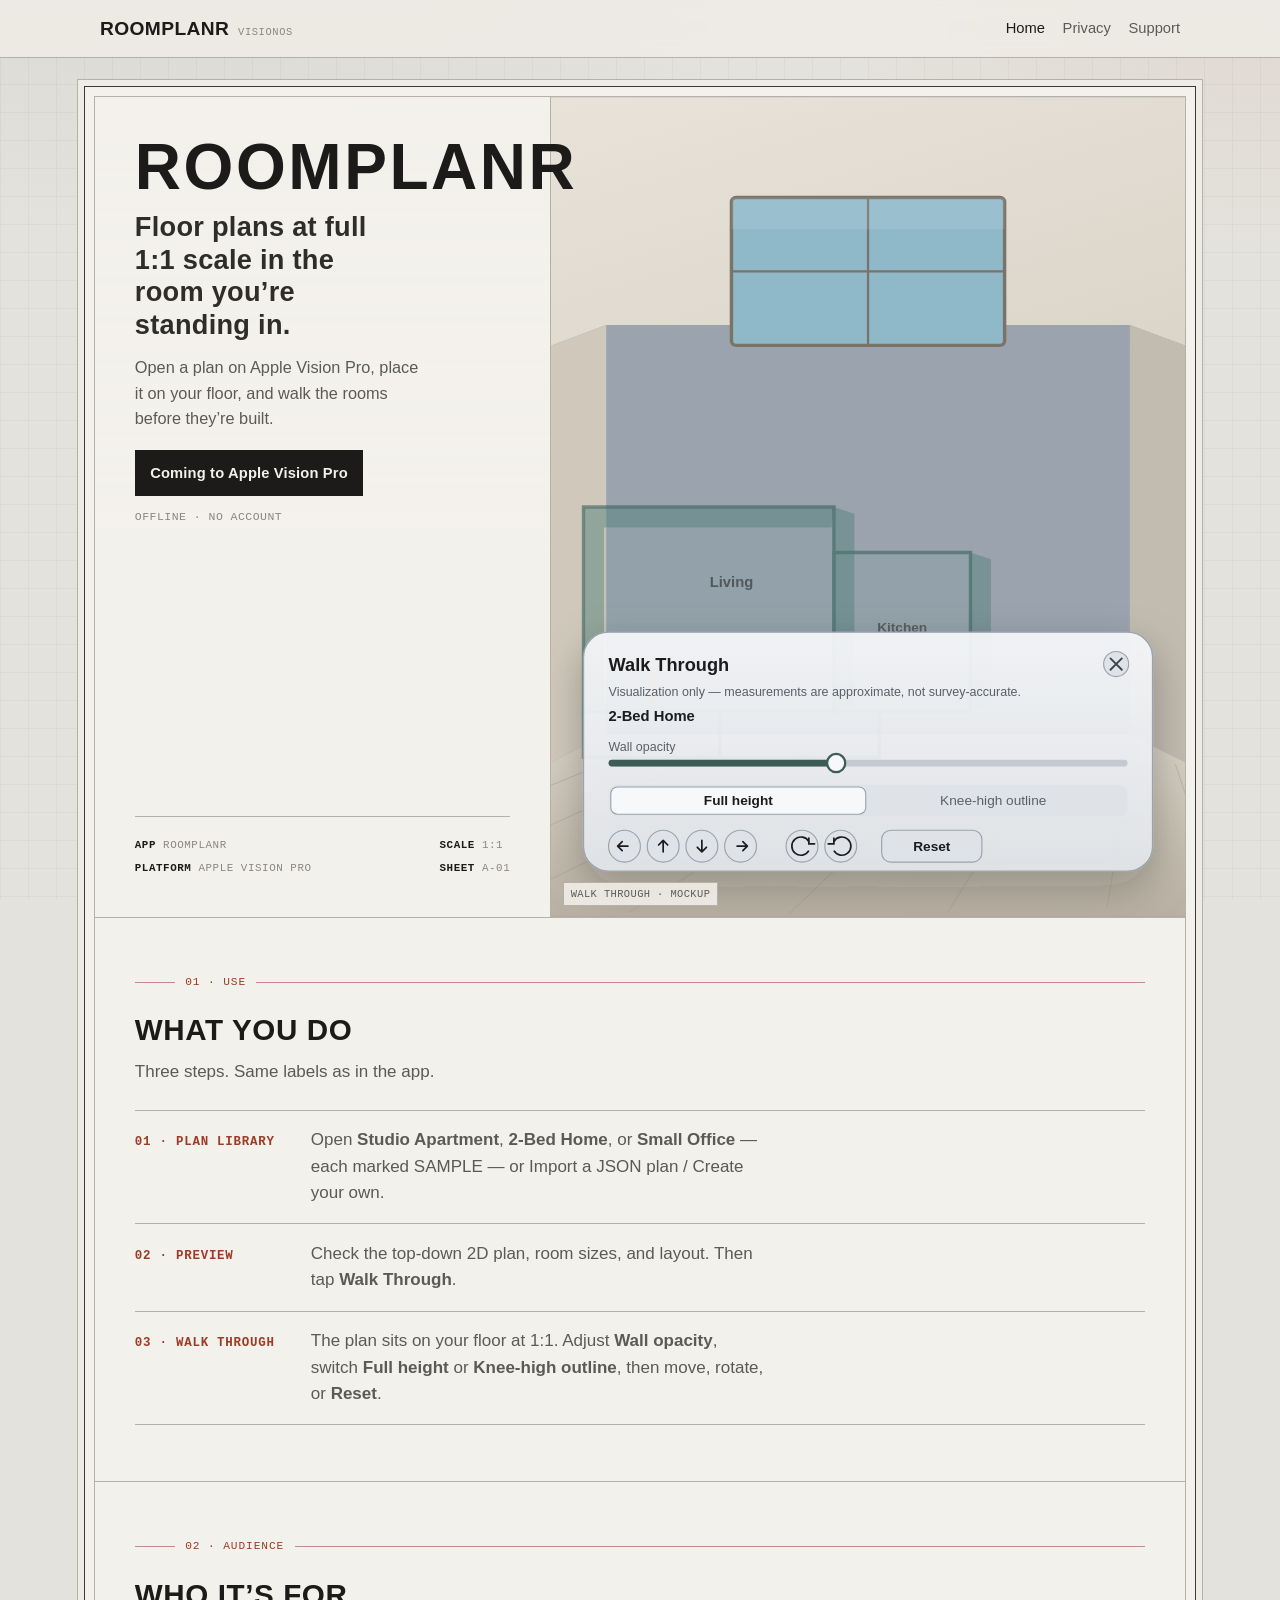
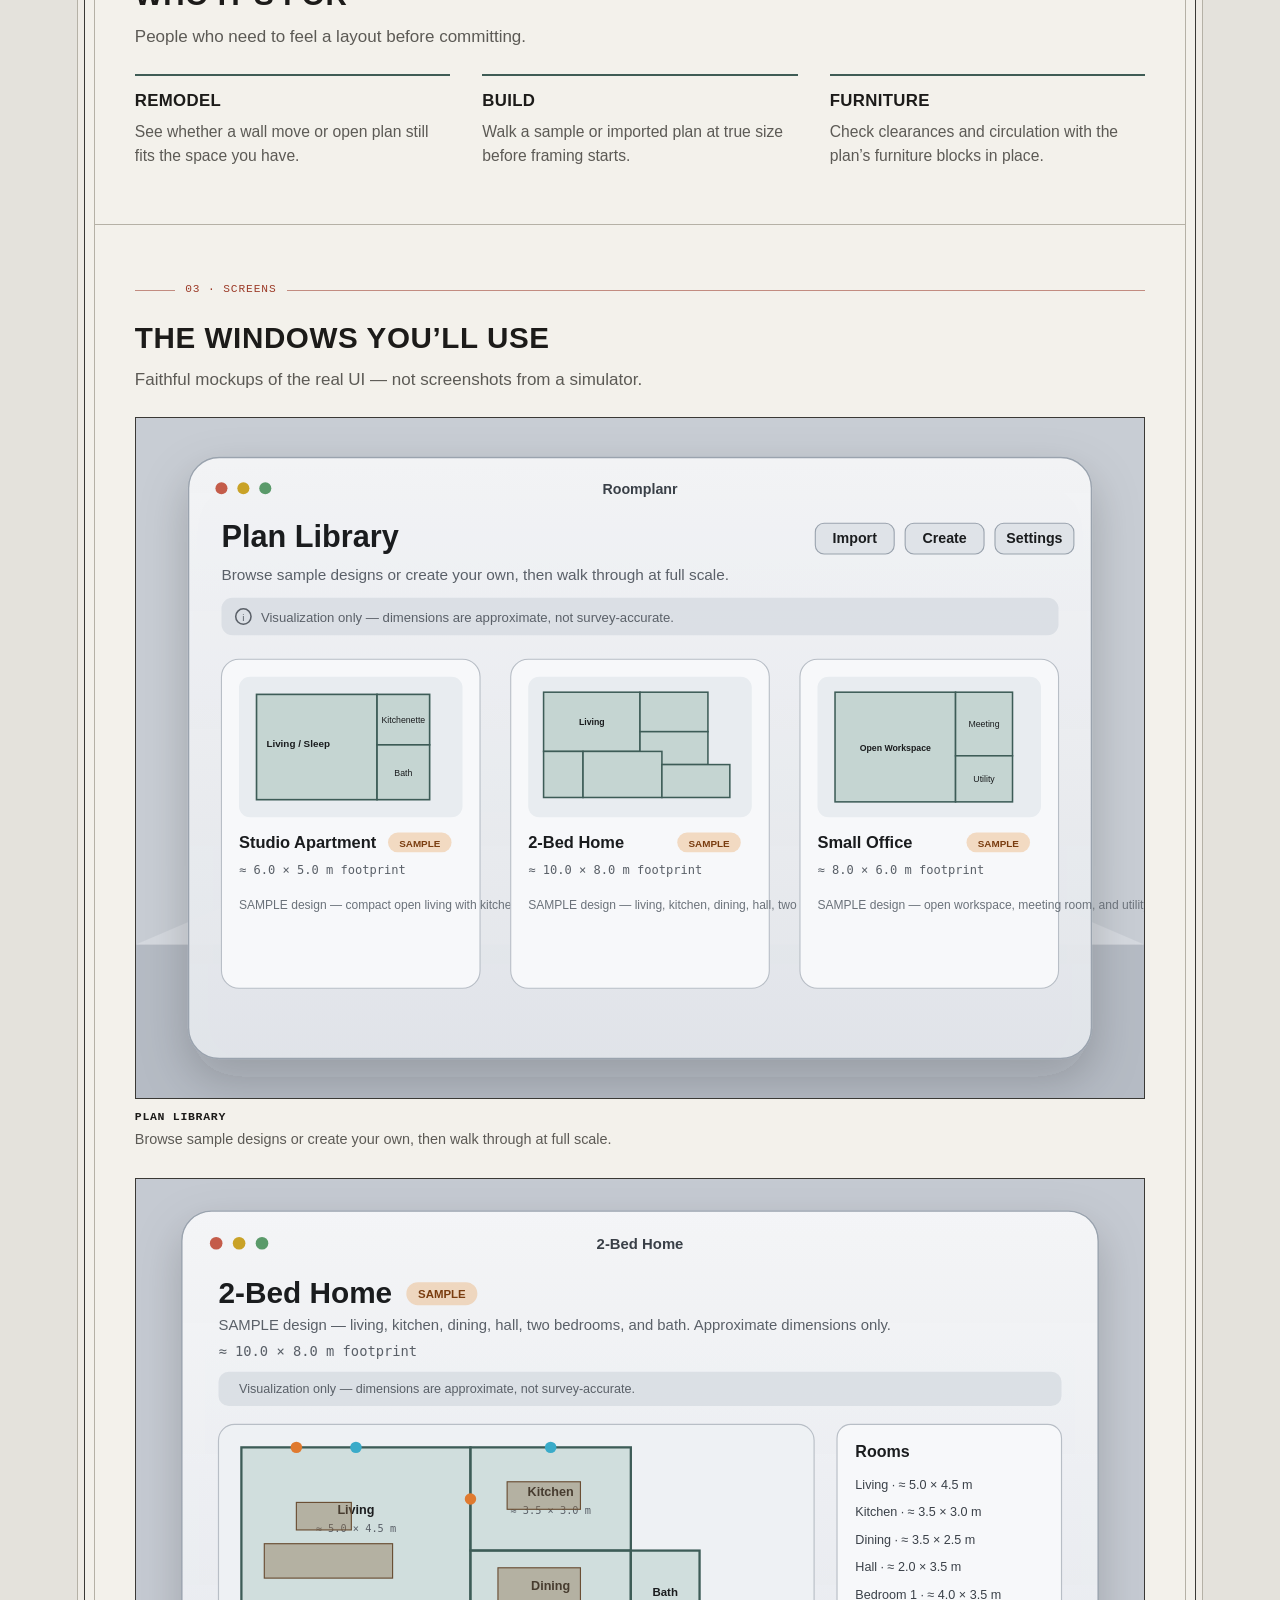
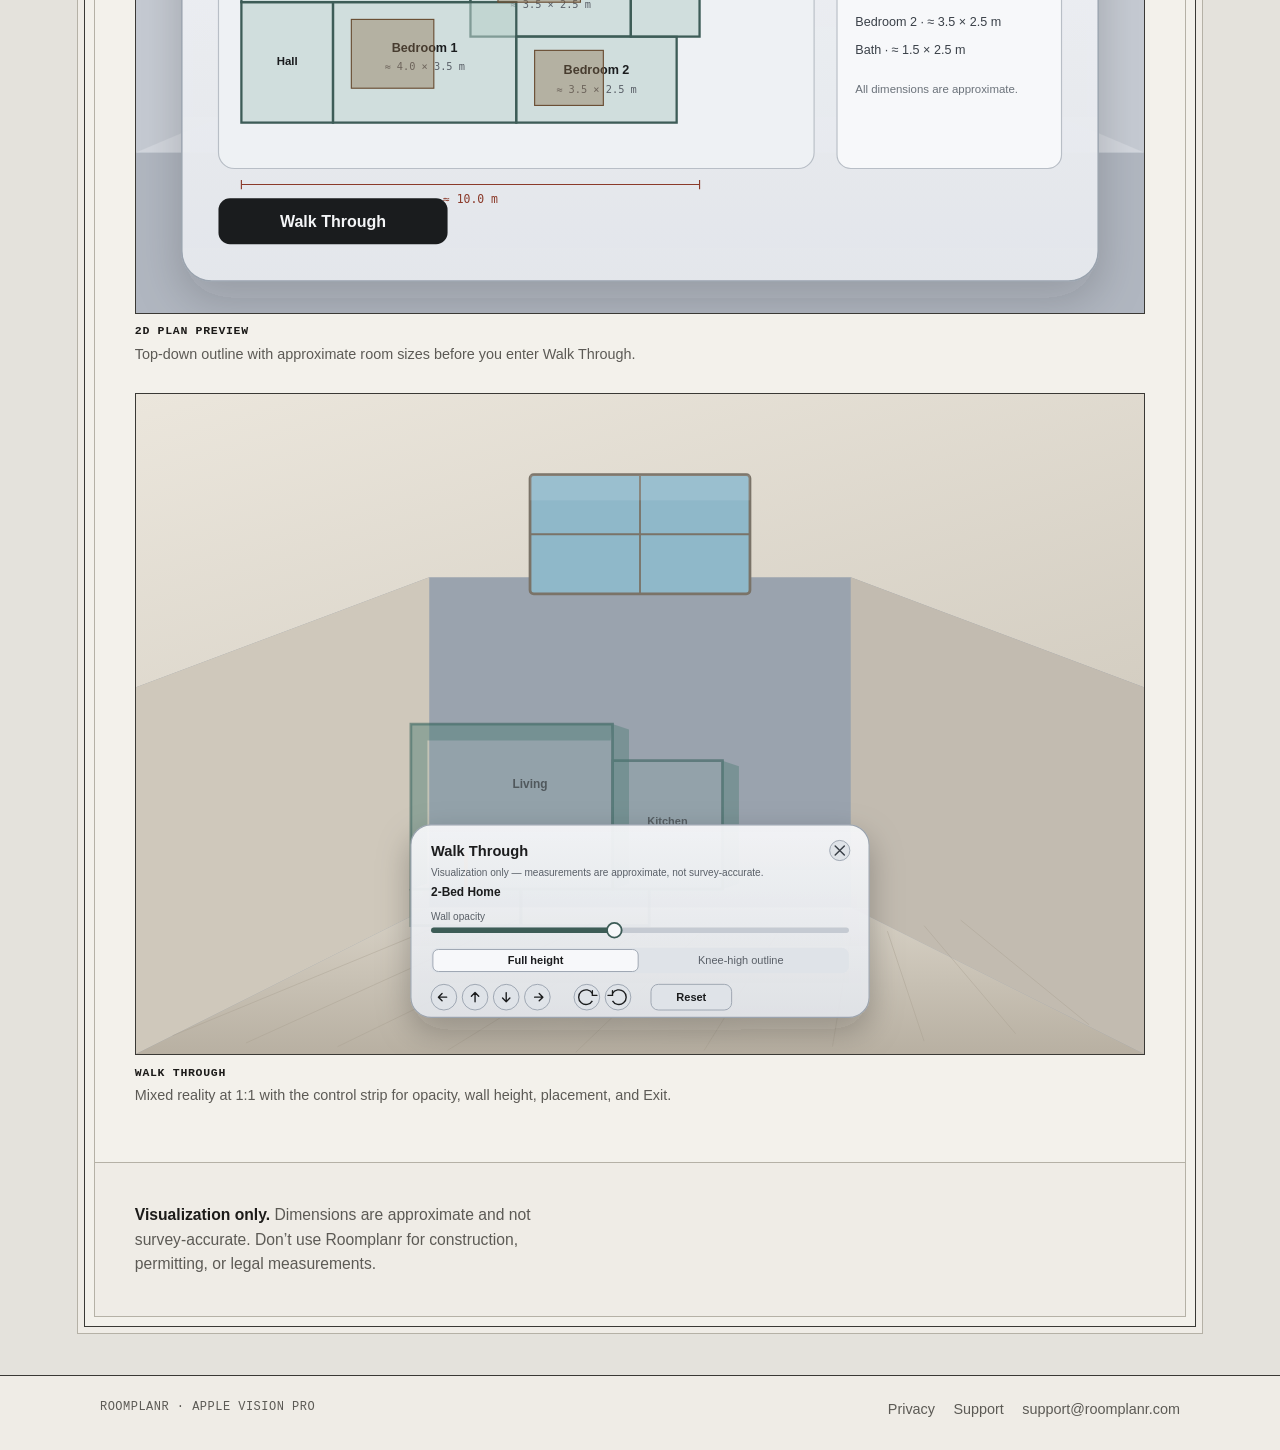
<file: index.html>
<!DOCTYPE html>
<html lang="en">
<head>
  <meta charset="utf-8">
  <meta name="viewport" content="width=device-width, initial-scale=1">
  <title>Roomplanr — Floor plans at full scale on Apple Vision Pro</title>
  <meta name="description" content="Roomplanr shows floor plans at true 1:1 scale in your real room on Apple Vision Pro. Pick a plan, place it on your floor, walk the rooms. Offline, no account.">
  <meta name="theme-color" content="#e4e2dc">
  <link rel="stylesheet" href="styles.css">
</head>
<body>
  <a class="skip" href="#main">Skip to content</a>

  <header class="site-header">
    <nav class="nav" aria-label="Primary">
      <a class="brand" href="./" aria-current="page">
        Roomplanr
        <span class="brand-meta">visionOS</span>
      </a>
      <ul class="nav-links">
        <li><a href="./" aria-current="page">Home</a></li>
        <li><a href="privacy.html">Privacy</a></li>
        <li><a href="support.html">Support</a></li>
      </ul>
    </nav>
  </header>

  <main id="main">
    <div class="sheet">
      <div class="sheet-inner">
        <section class="hero" aria-labelledby="brand-title">
          <div class="hero-copy">
            <p class="wordmark" id="brand-title">Roomplanr</p>
            <h1>Floor plans at full 1:1 scale in the room you’re standing in.</h1>
            <p class="lede">Open a plan on Apple Vision Pro, place it on your floor, and walk the rooms before they’re built.</p>
            <div class="hero-cta">
              <p class="coming">Coming to Apple Vision Pro</p>
              <p class="device-note">Offline · No account</p>
            </div>
            <div class="title-block" aria-hidden="true">
              <span><strong>App</strong> Roomplanr</span>
              <span><strong>Scale</strong> 1:1</span>
              <span><strong>Platform</strong> Apple Vision Pro</span>
              <span><strong>Sheet</strong> A-01</span>
            </div>
          </div>
          <figure class="hero-visual">
            <img
              src="images/walk-through.svg"
              width="1100"
              height="720"
              alt="Walk Through view: a floor plan placed at full scale in a real room, with controls for wall opacity, Full height or Knee-high outline, move, rotate, and Reset.">
            <figcaption>Walk Through · mockup</figcaption>
          </figure>
        </section>

        <section class="section" id="use" aria-labelledby="use-title">
          <div class="dim-rule">01 · Use</div>
          <div class="section-head">
            <h2 id="use-title">What you do</h2>
            <p>Three steps. Same labels as in the app.</p>
          </div>
          <ol class="flow-list">
            <li>
              <h3>01 · Plan Library</h3>
              <p>Open <strong>Studio Apartment</strong>, <strong>2-Bed Home</strong>, or <strong>Small Office</strong> — each marked SAMPLE — or Import a JSON plan / Create your own.</p>
            </li>
            <li>
              <h3>02 · Preview</h3>
              <p>Check the top-down 2D plan, room sizes, and layout. Then tap <strong>Walk Through</strong>.</p>
            </li>
            <li>
              <h3>03 · Walk Through</h3>
              <p>The plan sits on your floor at 1:1. Adjust <strong>Wall opacity</strong>, switch <strong>Full height</strong> or <strong>Knee-high outline</strong>, then move, rotate, or <strong>Reset</strong>.</p>
            </li>
          </ol>
        </section>

        <section class="section" id="for" aria-labelledby="for-title">
          <div class="dim-rule">02 · Audience</div>
          <div class="section-head">
            <h2 id="for-title">Who it’s for</h2>
            <p>People who need to feel a layout before committing.</p>
          </div>
          <div class="audience">
            <p><strong>Remodel</strong> See whether a wall move or open plan still fits the space you have.</p>
            <p><strong>Build</strong> Walk a sample or imported plan at true size before framing starts.</p>
            <p><strong>Furniture</strong> Check clearances and circulation with the plan’s furniture blocks in place.</p>
          </div>
        </section>

        <section class="section" id="screens" aria-labelledby="screens-title">
          <div class="dim-rule">03 · Screens</div>
          <div class="section-head">
            <h2 id="screens-title">The windows you’ll use</h2>
            <p>Faithful mockups of the real UI — not screenshots from a simulator.</p>
          </div>
          <div class="screens">
            <figure class="screen">
              <img
                src="images/plan-library.svg"
                width="920"
                height="620"
                alt="Plan Library window listing Studio Apartment, 2-Bed Home, and Small Office sample plans, with Import, Create, and Settings.">
              <figcaption>
                <strong>Plan Library</strong>
                Browse sample designs or create your own, then walk through at full scale.
              </figcaption>
            </figure>
            <figure class="screen">
              <img
                src="images/plan-preview.svg"
                width="880"
                height="640"
                alt="2D preview of the 2-Bed Home sample with labeled rooms Living, Kitchen, Dining, Hall, Bedroom 1, Bedroom 2, and Bath, plus a Walk Through button.">
              <figcaption>
                <strong>2D plan preview</strong>
                Top-down outline with approximate room sizes before you enter Walk Through.
              </figcaption>
            </figure>
            <figure class="screen">
              <img
                src="images/walk-through.svg"
                width="1100"
                height="720"
                alt="Walk Through control strip floating in a room: Wall opacity slider, Full height and Knee-high outline, move arrows, rotate, and Reset.">
              <figcaption>
                <strong>Walk Through</strong>
                Mixed reality at 1:1 with the control strip for opacity, wall height, placement, and Exit.
              </figcaption>
            </figure>
          </div>
        </section>

        <aside class="note" aria-labelledby="note-title">
          <p id="note-title">
            <strong>Visualization only.</strong>
            Dimensions are approximate and not survey-accurate. Don’t use Roomplanr for construction, permitting, or legal measurements.
          </p>
        </aside>
      </div>
    </div>
  </main>

  <footer class="site-footer">
    <div class="wrap footer-inner">
      <p>Roomplanr · Apple Vision Pro</p>
      <div class="footer-links">
        <a href="privacy.html">Privacy</a>
        <a href="support.html">Support</a>
        <a href="mailto:support@roomplanr.com">support@roomplanr.com</a>
      </div>
    </div>
  </footer>
</body>
</html>
</file>
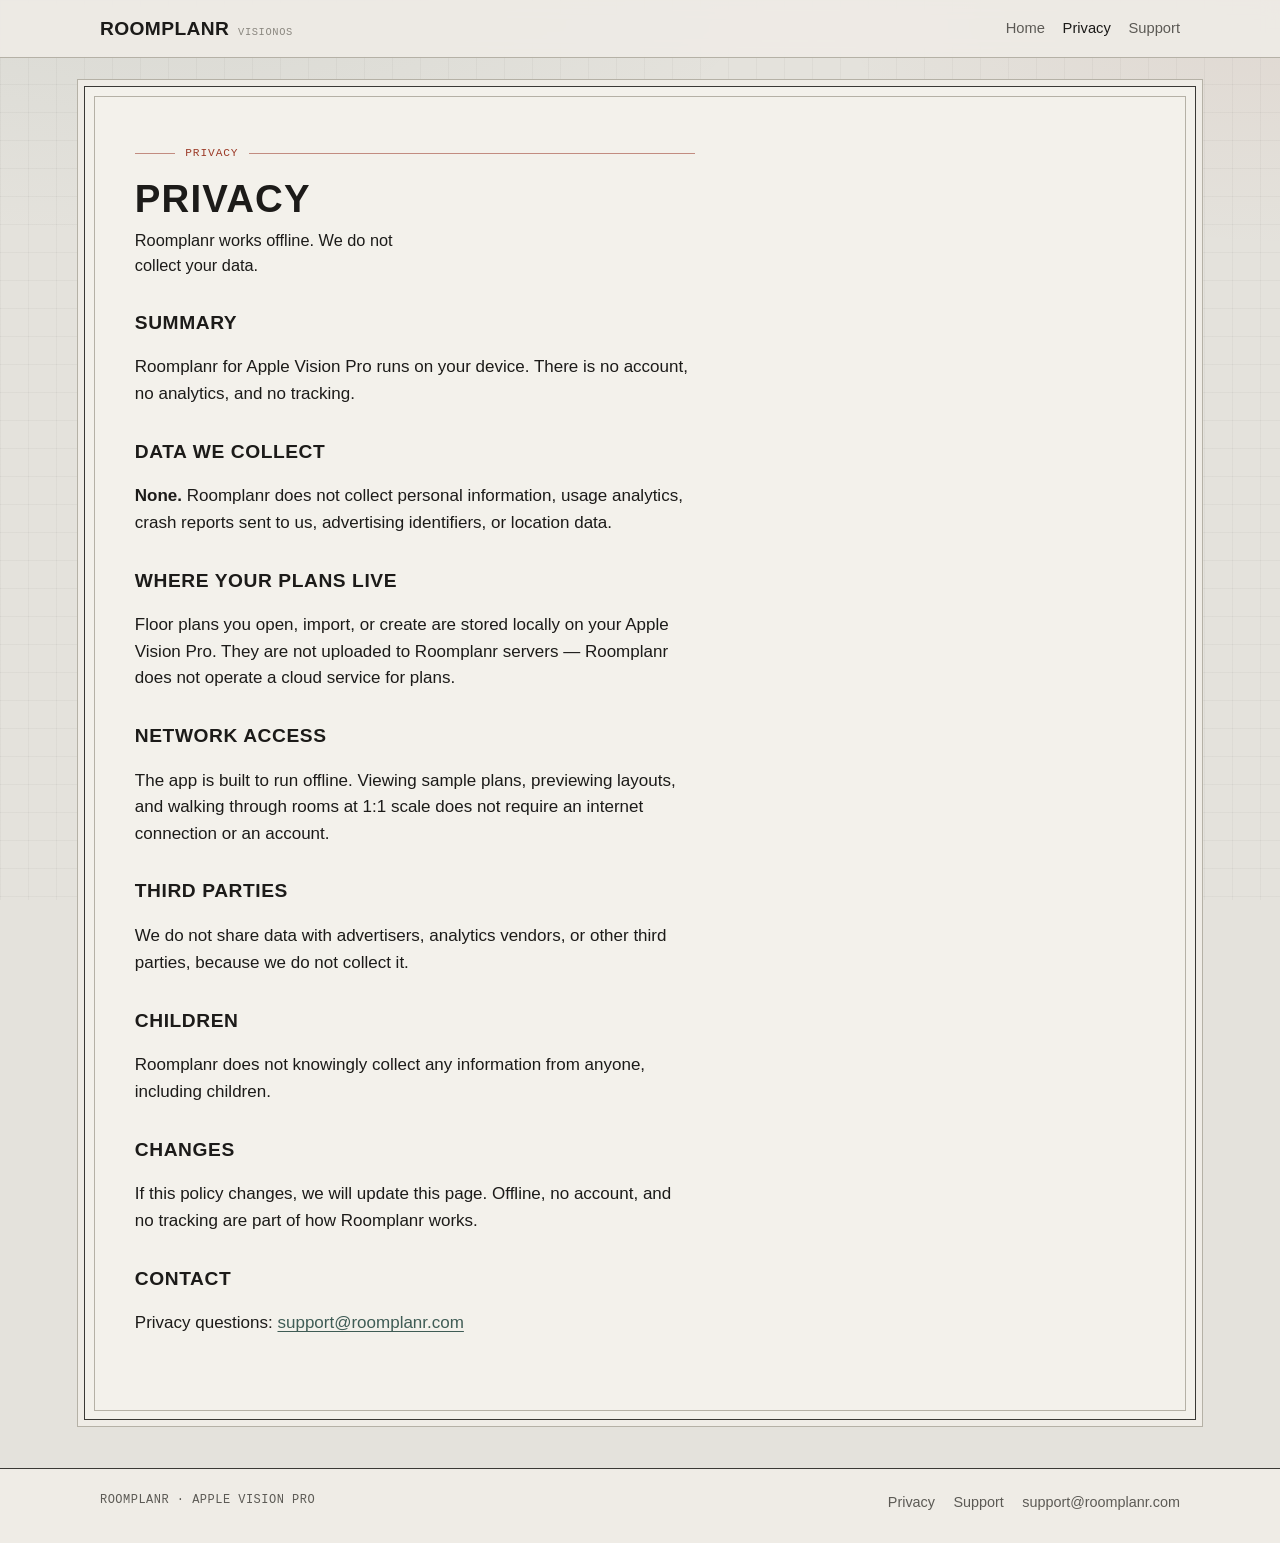
<file: privacy.html>
<!DOCTYPE html>
<html lang="en">
<head>
  <meta charset="utf-8">
  <meta name="viewport" content="width=device-width, initial-scale=1">
  <title>Privacy — Roomplanr</title>
  <meta name="description" content="Roomplanr privacy: works offline, no account, no data collected. Plans stay on your Apple Vision Pro.">
  <meta name="theme-color" content="#e4e2dc">
  <link rel="stylesheet" href="styles.css">
</head>
<body>
  <a class="skip" href="#main">Skip to content</a>

  <header class="site-header">
    <nav class="nav" aria-label="Primary">
      <a class="brand" href="./">
        Roomplanr
        <span class="brand-meta">visionOS</span>
      </a>
      <ul class="nav-links">
        <li><a href="./">Home</a></li>
        <li><a href="privacy.html" aria-current="page">Privacy</a></li>
        <li><a href="support.html">Support</a></li>
      </ul>
    </nav>
  </header>

  <main id="main">
    <div class="sheet">
      <div class="sheet-inner">
        <article class="page page-narrow">
          <div class="dim-rule">Privacy</div>
          <h1>Privacy</h1>
          <p class="lede">Roomplanr works offline. We do not collect your data.</p>

          <h2>Summary</h2>
          <p>
            Roomplanr for Apple Vision Pro runs on your device.
            There is no account, no analytics, and no tracking.
          </p>

          <h2>Data we collect</h2>
          <p>
            <strong>None.</strong> Roomplanr does not collect personal information,
            usage analytics, crash reports sent to us, advertising identifiers, or location data.
          </p>

          <h2>Where your plans live</h2>
          <p>
            Floor plans you open, import, or create are stored locally on your Apple Vision Pro.
            They are not uploaded to Roomplanr servers — Roomplanr does not operate a cloud service for plans.
          </p>

          <h2>Network access</h2>
          <p>
            The app is built to run offline. Viewing sample plans, previewing layouts,
            and walking through rooms at 1:1 scale does not require an internet connection or an account.
          </p>

          <h2>Third parties</h2>
          <p>
            We do not share data with advertisers, analytics vendors, or other third parties,
            because we do not collect it.
          </p>

          <h2>Children</h2>
          <p>
            Roomplanr does not knowingly collect any information from anyone, including children.
          </p>

          <h2>Changes</h2>
          <p>
            If this policy changes, we will update this page. Offline, no account, and no tracking
            are part of how Roomplanr works.
          </p>

          <h2>Contact</h2>
          <p>
            Privacy questions:
            <a href="mailto:support@roomplanr.com">support@roomplanr.com</a>
          </p>
        </article>
      </div>
    </div>
  </main>

  <footer class="site-footer">
    <div class="wrap footer-inner">
      <p>Roomplanr · Apple Vision Pro</p>
      <div class="footer-links">
        <a href="privacy.html">Privacy</a>
        <a href="support.html">Support</a>
        <a href="mailto:support@roomplanr.com">support@roomplanr.com</a>
      </div>
    </div>
  </footer>
</body>
</html>
</file>
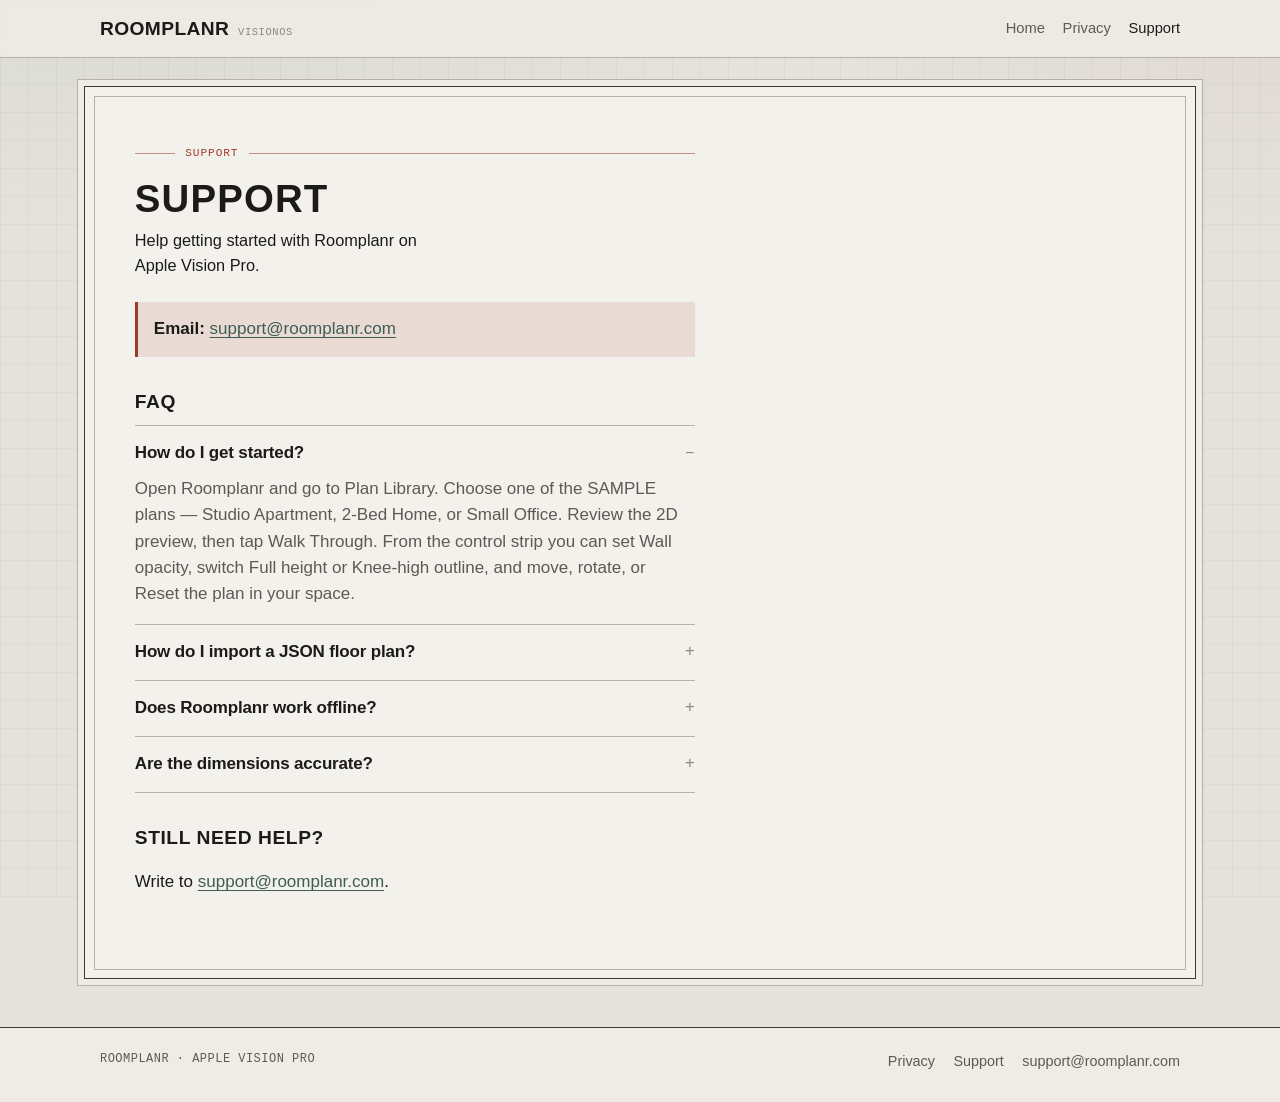
<file: support.html>
<!DOCTYPE html>
<html lang="en">
<head>
  <meta charset="utf-8">
  <meta name="viewport" content="width=device-width, initial-scale=1">
  <title>Support — Roomplanr</title>
  <meta name="description" content="Help with Roomplanr for Apple Vision Pro. Email support@roomplanr.com or read the FAQ.">
  <meta name="theme-color" content="#e4e2dc">
  <link rel="stylesheet" href="styles.css">
</head>
<body>
  <a class="skip" href="#main">Skip to content</a>

  <header class="site-header">
    <nav class="nav" aria-label="Primary">
      <a class="brand" href="./">
        Roomplanr
        <span class="brand-meta">visionOS</span>
      </a>
      <ul class="nav-links">
        <li><a href="./">Home</a></li>
        <li><a href="privacy.html">Privacy</a></li>
        <li><a href="support.html" aria-current="page">Support</a></li>
      </ul>
    </nav>
  </header>

  <main id="main">
    <div class="sheet">
      <div class="sheet-inner">
        <article class="page page-narrow">
          <div class="dim-rule">Support</div>
          <h1>Support</h1>
          <p class="lede">Help getting started with Roomplanr on Apple Vision Pro.</p>

          <div class="contact-line">
            <strong>Email:</strong>
            <a href="mailto:support@roomplanr.com">support@roomplanr.com</a>
          </div>

          <h2>FAQ</h2>
          <div class="faq">
            <details open>
              <summary>How do I get started?</summary>
              <p>
                Open Roomplanr and go to Plan Library. Choose one of the SAMPLE plans —
                Studio Apartment, 2-Bed Home, or Small Office. Review the 2D preview, then tap
                Walk Through. From the control strip you can set Wall opacity, switch Full height
                or Knee-high outline, and move, rotate, or Reset the plan in your space.
              </p>
            </details>

            <details>
              <summary>How do I import a JSON floor plan?</summary>
              <p>
                In Plan Library, tap Import and select a JSON floor plan from your device.
                Review the 2D preview, then open Walk Through. You can also tap Create to sketch
                a simple plan with rooms side-by-side (dimensions in meters).
              </p>
            </details>

            <details>
              <summary>Does Roomplanr work offline?</summary>
              <p>
                Yes. Roomplanr works offline with no account and no tracking. Plans stay on your
                device. See the <a href="privacy.html">privacy policy</a>.
              </p>
            </details>

            <details>
              <summary>Are the dimensions accurate?</summary>
              <p>
                No — not for surveying or construction. Roomplanr is for visualization only.
                Dimensions are approximate and not survey-accurate. Do not rely on it for building,
                legal boundaries, permitting, or precise measurement.
              </p>
            </details>
          </div>

          <h2>Still need help?</h2>
          <p>
            Write to
            <a href="mailto:support@roomplanr.com">support@roomplanr.com</a>.
          </p>
        </article>
      </div>
    </div>
  </main>

  <footer class="site-footer">
    <div class="wrap footer-inner">
      <p>Roomplanr · Apple Vision Pro</p>
      <div class="footer-links">
        <a href="privacy.html">Privacy</a>
        <a href="support.html">Support</a>
        <a href="mailto:support@roomplanr.com">support@roomplanr.com</a>
      </div>
    </div>
  </footer>
</body>
</html>
</file>
<file: styles.css>
/* Roomplanr — drafting-sheet marketing site. System fonts only. */

:root {
  --paper: #e4e2dc;
  --paper-bright: #efece6;
  --sheet: #f3f1eb;
  --ink: #1c1b19;
  --muted: #5c5a55;
  --faint: #8a877f;
  --line: #b5b1a6;
  --line-strong: #3a3935;
  --graphite: #2e2d2a;
  --mark: #9c3b28;
  --mark-soft: rgba(156, 59, 40, 0.12);
  --sage: #3f5c55;
  --sage-soft: rgba(63, 92, 85, 0.14);
  --max: 1080px;
  --pad: clamp(1.1rem, 3.5vw, 2.25rem);
  --display: "Avenir Next Condensed", "Avenir Next", Futura, "Century Gothic", "Segoe UI", sans-serif;
  --body: "Avenir Next", "Segoe UI", "Helvetica Neue", Helvetica, Arial, sans-serif;
  --mono: "SF Mono", Menlo, Consolas, "Liberation Mono", monospace;
  --theme-color: #e4e2dc;
}

*,
*::before,
*::after {
  box-sizing: border-box;
}

html {
  scroll-behavior: smooth;
}

@media (prefers-reduced-motion: reduce) {
  html {
    scroll-behavior: auto;
  }

  *,
  *::before,
  *::after {
    animation: none !important;
    transition: none !important;
  }
}

body {
  margin: 0;
  color: var(--ink);
  font: 17px/1.55 var(--body);
  background-color: var(--paper);
  background-image:
    linear-gradient(90deg, rgba(28, 27, 25, 0.035) 1px, transparent 1px),
    linear-gradient(rgba(28, 27, 25, 0.035) 1px, transparent 1px),
    radial-gradient(1200px 600px at 12% -10%, rgba(63, 92, 85, 0.08), transparent 55%),
    radial-gradient(900px 500px at 100% 0%, rgba(156, 59, 40, 0.06), transparent 50%);
  background-size: 28px 28px, 28px 28px, auto, auto;
  background-attachment: fixed;
  -webkit-font-smoothing: antialiased;
  text-rendering: optimizeLegibility;
  min-height: 100vh;
}

img,
svg {
  max-width: 100%;
  height: auto;
  vertical-align: middle;
}

a {
  color: var(--sage);
  text-underline-offset: 0.16em;
}

a:hover {
  color: var(--mark);
}

a:focus-visible {
  outline: 2px solid var(--mark);
  outline-offset: 3px;
}

.skip {
  position: absolute;
  left: -9999px;
  top: 0;
}

.skip:focus {
  left: var(--pad);
  top: 0.75rem;
  z-index: 100;
  background: var(--ink);
  color: var(--sheet);
  padding: 0.5rem 0.75rem;
  text-decoration: none;
}

.wrap {
  width: min(100% - 2 * var(--pad), var(--max));
  margin-inline: auto;
}

/* Header — title-block strip */

.site-header {
  position: sticky;
  top: 0;
  z-index: 20;
  background: color-mix(in srgb, var(--paper-bright) 90%, transparent);
  border-bottom: 1px solid var(--line);
  backdrop-filter: blur(8px);
  -webkit-backdrop-filter: blur(8px);
}

.nav {
  display: flex;
  align-items: center;
  justify-content: space-between;
  gap: 1rem;
  padding: 0.85rem 0;
  width: min(100% - 2 * var(--pad), var(--max));
  margin-inline: auto;
}

.brand {
  display: inline-flex;
  align-items: baseline;
  gap: 0.55rem;
  color: var(--ink);
  text-decoration: none;
  font-family: var(--display);
  font-weight: 700;
  font-size: 1.2rem;
  letter-spacing: 0.02em;
  text-transform: uppercase;
}

.brand:hover {
  color: var(--ink);
}

.brand-meta {
  font-family: var(--mono);
  font-size: 0.65rem;
  font-weight: 500;
  letter-spacing: 0.06em;
  color: var(--faint);
  text-transform: uppercase;
}

.nav-links {
  display: flex;
  gap: 1.1rem;
  list-style: none;
  margin: 0;
  padding: 0;
  font-size: 0.92rem;
}

.nav-links a {
  color: var(--muted);
  text-decoration: none;
}

.nav-links a:hover,
.nav-links a[aria-current="page"] {
  color: var(--ink);
}

/* Drafting sheet frame for main content */

.sheet {
  width: min(100% - 2 * var(--pad), calc(var(--max) + 2rem));
  margin: clamp(1rem, 3vw, 1.75rem) auto clamp(2rem, 5vw, 3rem);
  background: var(--sheet);
  border: 1.5px solid var(--line-strong);
  box-shadow:
    0 0 0 6px var(--paper-bright),
    0 0 0 7px var(--line);
}

.sheet-inner {
  border: 1px solid var(--line);
  margin: 0.55rem;
}

/* Hero — one composition */

.hero {
  position: relative;
  display: grid;
  min-height: min(92vh, 820px);
  overflow: hidden;
}

@media (min-width: 900px) {
  .hero {
    grid-template-columns: minmax(16rem, 0.9fr) 1.25fr;
  }
}

.hero-copy {
  position: relative;
  z-index: 2;
  display: flex;
  flex-direction: column;
  justify-content: flex-end;
  gap: 0.85rem;
  padding: clamp(1.5rem, 4vw, 2.5rem);
  background:
    linear-gradient(180deg, rgba(243, 241, 235, 0.2) 0%, var(--sheet) 55%);
  border-right: 1px solid var(--line);
  animation: draft-in 700ms ease both;
}

@media (max-width: 899px) {
  .hero-copy {
    border-right: none;
    border-bottom: 1px solid var(--line);
    justify-content: flex-start;
    background: var(--sheet);
  }

  .hero {
    min-height: 0;
  }
}

.wordmark {
  margin: 0;
  font-family: var(--display);
  font-size: clamp(2.6rem, 7vw, 4rem);
  font-weight: 700;
  letter-spacing: 0.04em;
  line-height: 0.95;
  text-transform: uppercase;
  color: var(--ink);
}

.hero h1 {
  margin: 0;
  max-width: 18ch;
  font-family: var(--display);
  font-size: clamp(1.35rem, 2.8vw, 1.7rem);
  font-weight: 600;
  letter-spacing: 0.01em;
  line-height: 1.2;
  color: var(--graphite);
}

.lede {
  margin: 0;
  max-width: 32ch;
  color: var(--muted);
  font-size: 1.02rem;
}

.hero-cta {
  display: flex;
  flex-wrap: wrap;
  align-items: center;
  gap: 0.75rem 1rem;
  margin-top: 0.35rem;
}

.coming {
  display: inline-block;
  margin: 0;
  padding: 0.65rem 0.9rem;
  border: 1.5px solid var(--ink);
  background: var(--ink);
  color: var(--sheet);
  font-family: var(--body);
  font-size: 0.92rem;
  font-weight: 600;
  letter-spacing: 0.01em;
  text-decoration: none;
}

.coming:hover {
  background: var(--graphite);
  color: var(--sheet);
  border-color: var(--graphite);
}

.device-note {
  margin: 0;
  font-family: var(--mono);
  font-size: 0.72rem;
  letter-spacing: 0.04em;
  text-transform: uppercase;
  color: var(--faint);
}

.title-block {
  margin-top: auto;
  padding-top: 1.25rem;
  border-top: 1px solid var(--line);
  display: grid;
  grid-template-columns: 1fr auto;
  gap: 0.35rem 1rem;
  font-family: var(--mono);
  font-size: 0.68rem;
  letter-spacing: 0.05em;
  text-transform: uppercase;
  color: var(--faint);
}

.title-block strong {
  color: var(--ink);
  font-weight: 600;
}

.hero-visual {
  position: relative;
  margin: 0;
  background:
    linear-gradient(160deg, #b8bec6 0%, #9aa3ae 45%, #8a9180 100%);
  min-height: 320px;
  animation: draft-in 800ms 60ms ease both;
}

.hero-visual img {
  width: 100%;
  height: 100%;
  object-fit: cover;
  object-position: center 40%;
  display: block;
  min-height: 320px;
}

.hero-visual figcaption {
  position: absolute;
  left: 0.75rem;
  bottom: 0.65rem;
  margin: 0;
  padding: 0.2rem 0.4rem;
  background: rgba(243, 241, 235, 0.88);
  border: 1px solid var(--line);
  font-family: var(--mono);
  font-size: 0.65rem;
  letter-spacing: 0.04em;
  text-transform: uppercase;
  color: var(--muted);
}

/* Dimension tick decoration */

.dim-rule {
  display: flex;
  align-items: center;
  gap: 0.65rem;
  margin: 0 0 1rem;
  color: var(--mark);
  font-family: var(--mono);
  font-size: 0.7rem;
  letter-spacing: 0.08em;
  text-transform: uppercase;
}

.dim-rule::before,
.dim-rule::after {
  content: "";
  height: 1px;
  flex: 1;
  background: var(--mark);
  opacity: 0.55;
}

.dim-rule::before {
  max-width: 2.5rem;
}

/* Sections */

.section {
  padding: clamp(2.25rem, 5vw, 3.5rem) clamp(1.25rem, 4vw, 2.5rem);
  border-top: 1px solid var(--line);
}

.section-head {
  max-width: 36rem;
  margin-bottom: 1.5rem;
}

.section-head h2 {
  margin: 0 0 0.4rem;
  font-family: var(--display);
  font-size: clamp(1.45rem, 3vw, 1.85rem);
  font-weight: 650;
  letter-spacing: 0.02em;
  text-transform: uppercase;
}

.section-head p {
  margin: 0;
  color: var(--muted);
}

.flow-list {
  list-style: none;
  margin: 0;
  padding: 0;
  border-top: 1px solid var(--line);
}

.flow-list li {
  display: grid;
  gap: 0.2rem 1.5rem;
  padding: 1.05rem 0;
  border-bottom: 1px solid var(--line);
}

@media (min-width: 720px) {
  .flow-list li {
    grid-template-columns: 9.5rem 1fr;
    align-items: baseline;
  }
}

.flow-list h3 {
  margin: 0;
  font-family: var(--mono);
  font-size: 0.78rem;
  font-weight: 600;
  letter-spacing: 0.06em;
  text-transform: uppercase;
  color: var(--mark);
}

.flow-list p {
  margin: 0;
  color: var(--muted);
  max-width: 48ch;
}

.audience {
  display: grid;
  gap: 0.85rem 2rem;
}

@media (min-width: 720px) {
  .audience {
    grid-template-columns: 1fr 1fr 1fr;
  }
}

.audience p {
  margin: 0;
  padding-top: 0.75rem;
  border-top: 2px solid var(--sage);
  color: var(--muted);
  font-size: 0.98rem;
}

.audience strong {
  display: block;
  margin-bottom: 0.35rem;
  color: var(--ink);
  font-family: var(--display);
  font-size: 1.05rem;
  font-weight: 650;
  letter-spacing: 0.02em;
  text-transform: uppercase;
}

/* Screens gallery */

.screens {
  display: grid;
  gap: 1.75rem;
}

.screen {
  margin: 0;
}

.screen img {
  width: 100%;
  display: block;
  border: 1px solid var(--line-strong);
  background: #c5cad2;
}

.screen figcaption {
  margin: 0.55rem 0 0;
  font-size: 0.9rem;
  color: var(--muted);
}

.screen figcaption strong {
  display: block;
  margin-bottom: 0.15rem;
  color: var(--ink);
  font-family: var(--mono);
  font-size: 0.72rem;
  font-weight: 600;
  letter-spacing: 0.06em;
  text-transform: uppercase;
}

/* Honesty note */

.note {
  padding: clamp(1.75rem, 4vw, 2.5rem) clamp(1.25rem, 4vw, 2.5rem);
  border-top: 1px solid var(--line);
  background: var(--paper-bright);
}

.note p {
  margin: 0;
  max-width: 48ch;
  color: var(--muted);
  font-size: 0.98rem;
}

.note strong {
  color: var(--ink);
}

/* Interior pages */

.page {
  padding: clamp(2rem, 5vw, 3rem) clamp(1.25rem, 4vw, 2.5rem) clamp(2.5rem, 6vw, 3.5rem);
}

.page-narrow {
  max-width: 40rem;
}

.page h1 {
  margin: 0 0 0.45rem;
  font-family: var(--display);
  font-size: clamp(1.9rem, 4vw, 2.4rem);
  font-weight: 700;
  letter-spacing: 0.03em;
  text-transform: uppercase;
  line-height: 1.1;
}

.page .lede {
  margin-bottom: 1.5rem;
}

.page h2 {
  margin: 1.85rem 0 0.5rem;
  font-family: var(--display);
  font-size: 1.2rem;
  font-weight: 650;
  letter-spacing: 0.03em;
  text-transform: uppercase;
}

.page p,
.page li {
  color: var(--ink);
}

.page ul {
  padding-left: 1.15rem;
}

.page li + li {
  margin-top: 0.4rem;
}

.contact-line {
  margin: 0 0 1.5rem;
  padding: 0.9rem 1rem;
  border-left: 3px solid var(--mark);
  background: var(--mark-soft);
}

.faq details {
  border-top: 1px solid var(--line);
  padding: 0.9rem 0;
}

.faq details:last-child {
  border-bottom: 1px solid var(--line);
}

.faq summary {
  cursor: pointer;
  font-weight: 650;
  letter-spacing: -0.01em;
  list-style: none;
}

.faq summary::-webkit-details-marker {
  display: none;
}

.faq summary::after {
  content: "+";
  float: right;
  color: var(--faint);
  font-weight: 500;
  font-family: var(--mono);
}

.faq details[open] summary::after {
  content: "–";
}

.faq details p {
  margin: 0.6rem 0 0.1rem;
  color: var(--muted);
}

/* Footer */

.site-footer {
  border-top: 1px solid var(--line-strong);
  padding: 1.35rem 0 1.85rem;
  color: var(--muted);
  font-size: 0.9rem;
  background: var(--paper-bright);
}

.footer-inner {
  display: flex;
  flex-wrap: wrap;
  justify-content: space-between;
  gap: 0.75rem 1.5rem;
}

.footer-inner p {
  margin: 0;
  font-family: var(--mono);
  font-size: 0.75rem;
  letter-spacing: 0.04em;
  text-transform: uppercase;
}

.footer-links {
  display: flex;
  flex-wrap: wrap;
  gap: 0.85rem 1.15rem;
}

.footer-links a {
  color: var(--muted);
  text-decoration: none;
}

.footer-links a:hover {
  color: var(--ink);
}

@keyframes draft-in {
  from {
    opacity: 0;
    transform: translateY(10px);
  }
  to {
    opacity: 1;
    transform: none;
  }
}

@media (max-width: 560px) {
  .nav-links {
    gap: 0.75rem;
    font-size: 0.85rem;
  }

  .brand-meta {
    display: none;
  }

  .sheet-inner {
    margin: 0.35rem;
  }
}
</file>
